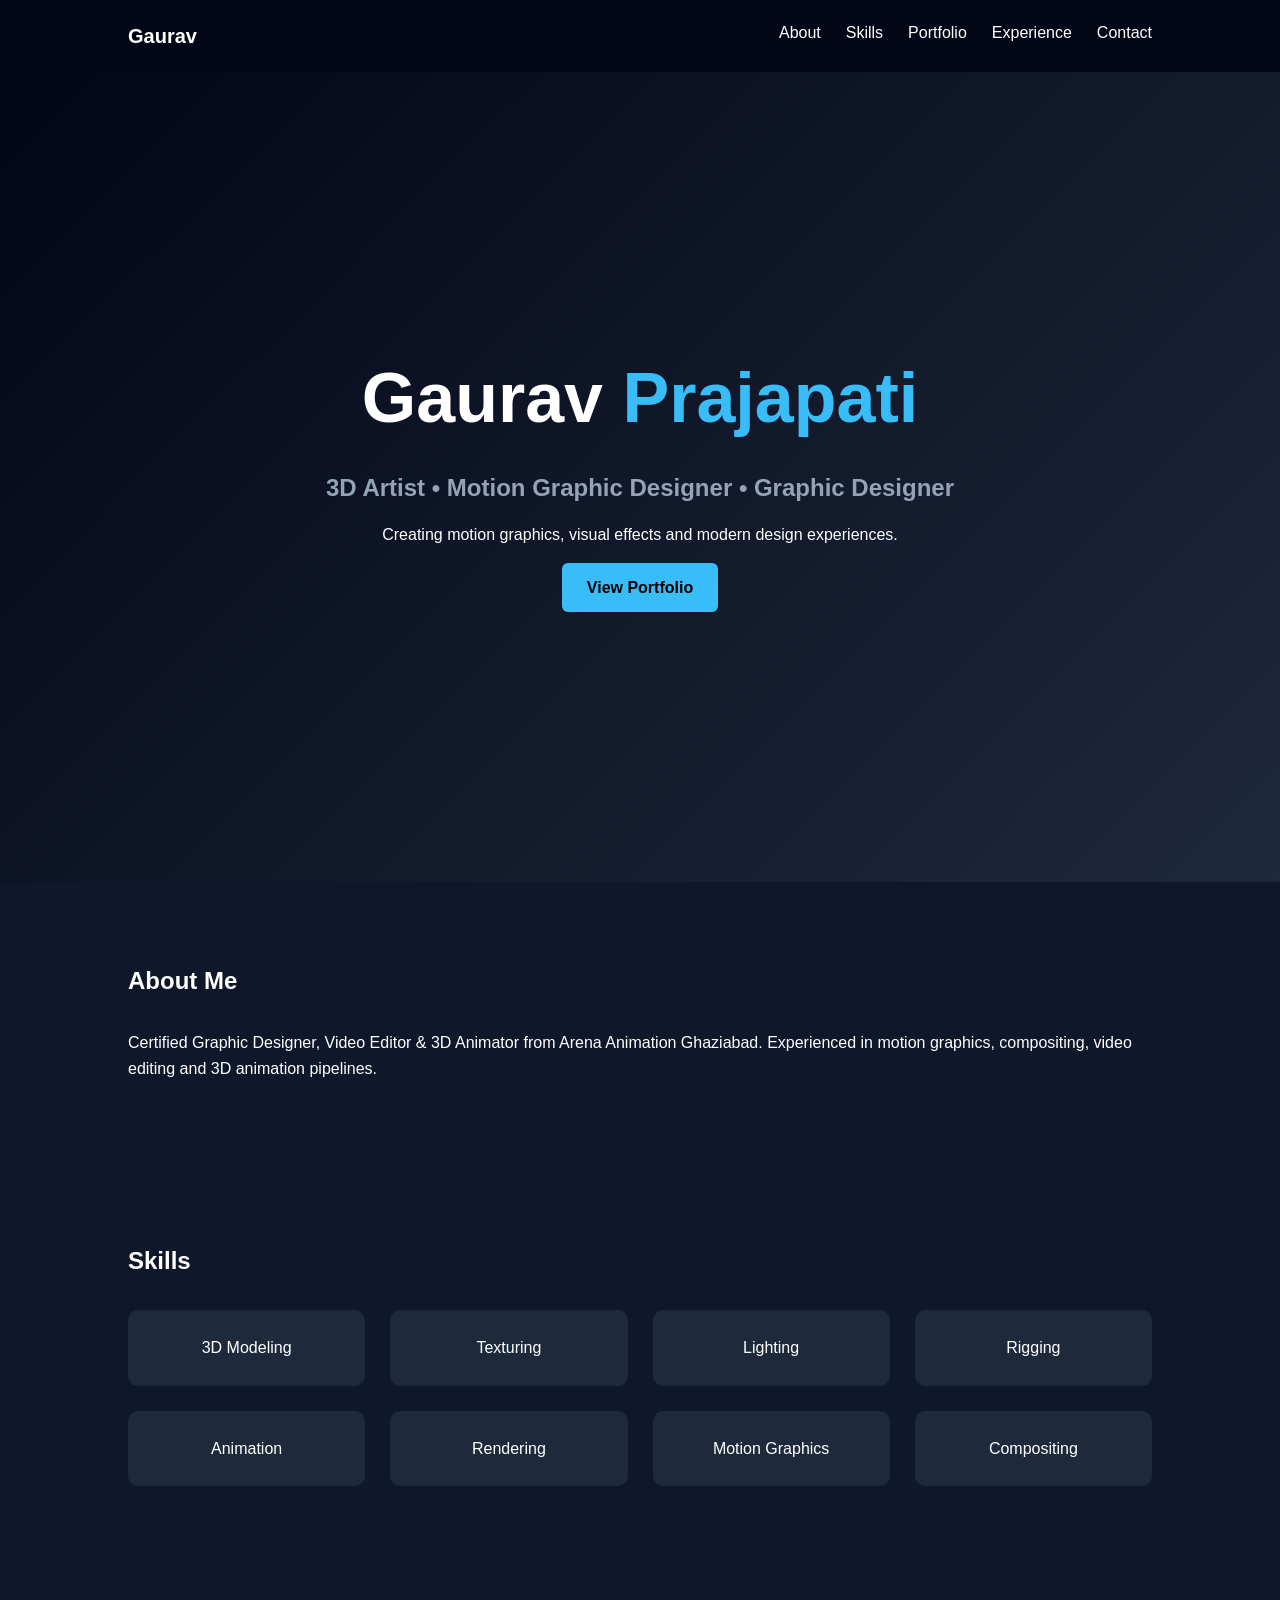
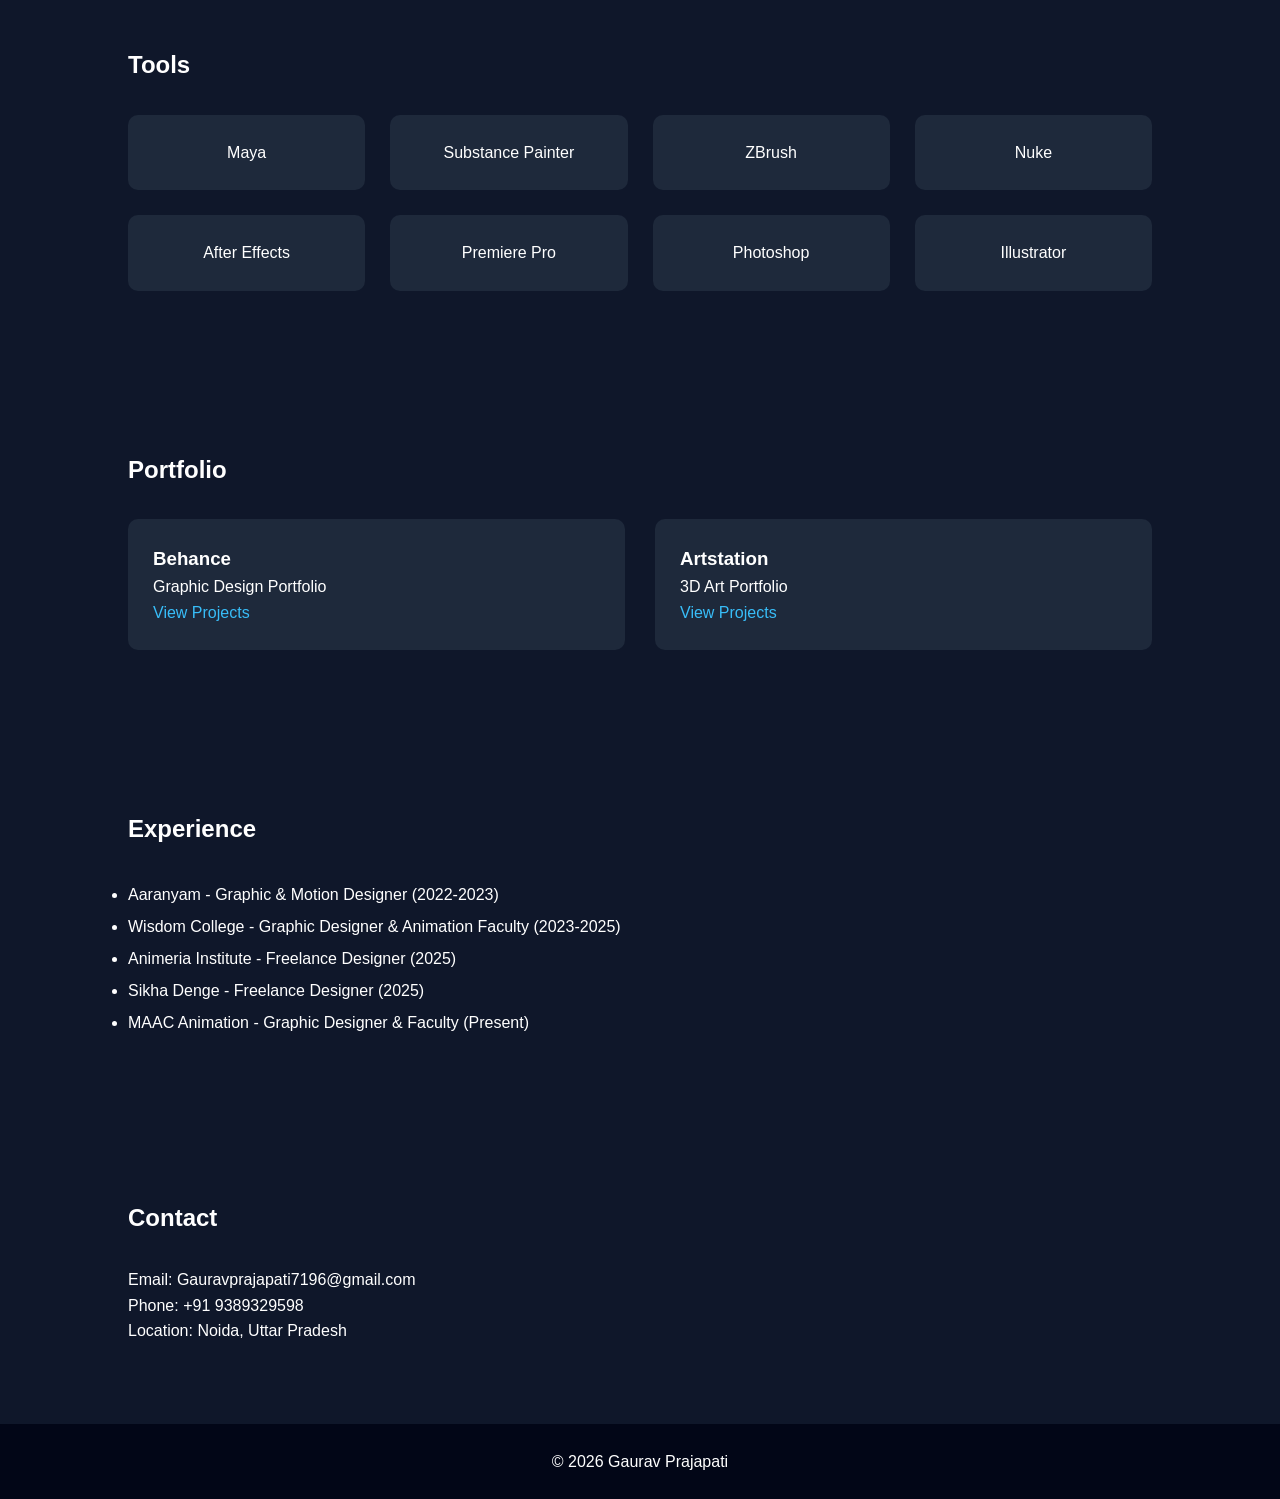
<file: OneDrive/Desktop/Infoysis Infobyte Internship/gaurav-portfolio/index.html>
<!DOCTYPE html>
<html lang="en">

<head>
  <meta charset="UTF-8">
  <meta name="viewport" content="width=device-width, initial-scale=1.0">
  <title>Gaurav Prajapati | Portfolio</title>
  <link rel="stylesheet" href="style.css">
</head>

<body>
  <nav class="navbar">
    <div class="logo">Gaurav</div>
    <ul>
      <li><a href="#about">About</a></li>
      <li><a href="#skills">Skills</a></li>
      <li><a href="#portfolio">Portfolio</a></li>
      <li><a href="#experience">Experience</a></li>
      <li><a href="#contact">Contact</a></li>
    </ul>
  </nav>

  <section class="hero">
    <h1>Gaurav <span>Prajapati</span></h1>
    <h2>3D Artist • Motion Graphic Designer • Graphic Designer</h2>
    <p>
      Creating motion graphics, visual effects and modern design experiences.
    </p>
    <a href="#portfolio" class="btn">View Portfolio</a>
  </section>

  <section id="about">
    <h2>About Me</h2>
    <p>
      Certified Graphic Designer, Video Editor & 3D Animator from Arena Animation Ghaziabad.
      Experienced in motion graphics, compositing, video editing and 3D animation pipelines.
    </p>
  </section>

  <section id="skills">
    <h2>Skills</h2>
    <div class="grid">
      <div class="card">3D Modeling</div>
      <div class="card">Texturing</div>
      <div class="card">Lighting</div>
      <div class="card">Rigging</div>
      <div class="card">Animation</div>
      <div class="card">Rendering</div>
      <div class="card">Motion Graphics</div>
      <div class="card">Compositing</div>
    </div>
  </section>

  <section>
    <h2>Tools</h2>
    <div class="grid">
      <div class="card">Maya</div>
      <div class="card">Substance Painter</div>
      <div class="card">ZBrush</div>
      <div class="card">Nuke</div>
      <div class="card">After Effects</div>
      <div class="card">Premiere Pro</div>
      <div class="card">Photoshop</div>
      <div class="card">Illustrator</div>
    </div>
  </section>

  <section id="portfolio">
    <h2>Portfolio</h2>
    <div class="projects">
      <div class="project">
        <h3>Behance</h3>
        <p>Graphic Design Portfolio</p>
        <a href="https://www.behance.net/Creativeartline" target="_blank" rel="noopener noreferrer">
          View Projects
        </a>
      </div>

      <div class="project">
        <h3>Artstation</h3>
        <p>3D Art Portfolio</p>
        <a href="https://www.artstation.com/gauravprajapati" target="_blank" rel="noopener noreferrer">
          View Projects
        </a>
      </div>
    </div>
  </section>

  <section id="experience">
    <h2>Experience</h2>
    <ul class="timeline">
      <li>Aaranyam - Graphic & Motion Designer (2022-2023)</li>
      <li>Wisdom College - Graphic Designer & Animation Faculty (2023-2025)</li>
      <li>Animeria Institute - Freelance Designer (2025)</li>
      <li>Sikha Denge - Freelance Designer (2025)</li>
      <li>MAAC Animation - Graphic Designer & Faculty (Present)</li>
    </ul>
  </section>

  <section id="contact">
    <h2>Contact</h2>
    <p>Email: Gauravprajapati7196@gmail.com</p>
    <p>Phone: +91 9389329598</p>
    <p>Location: Noida, Uttar Pradesh</p>
  </section>

  <footer>
    <p>&copy; 2026 Gaurav Prajapati</p>
  </footer>

  <script src="script.js"></script>
</body>

</html>
</file>
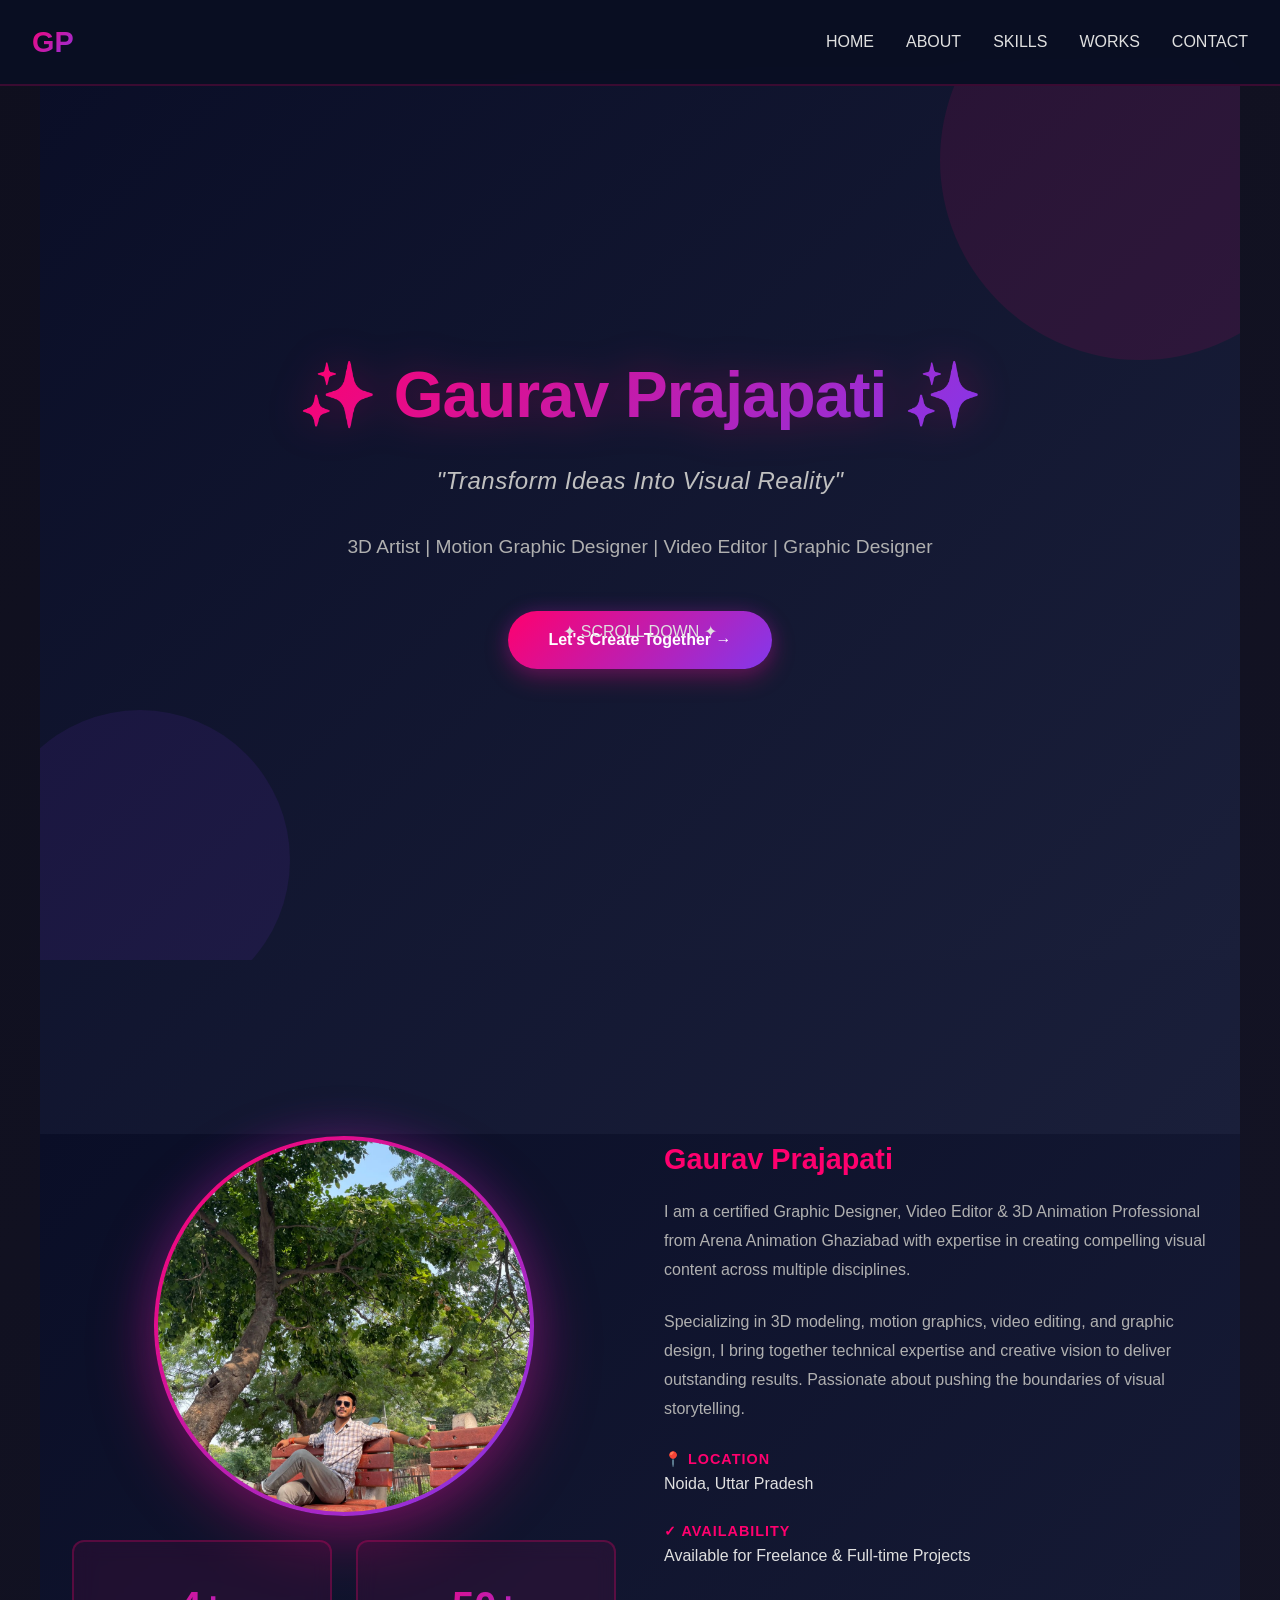
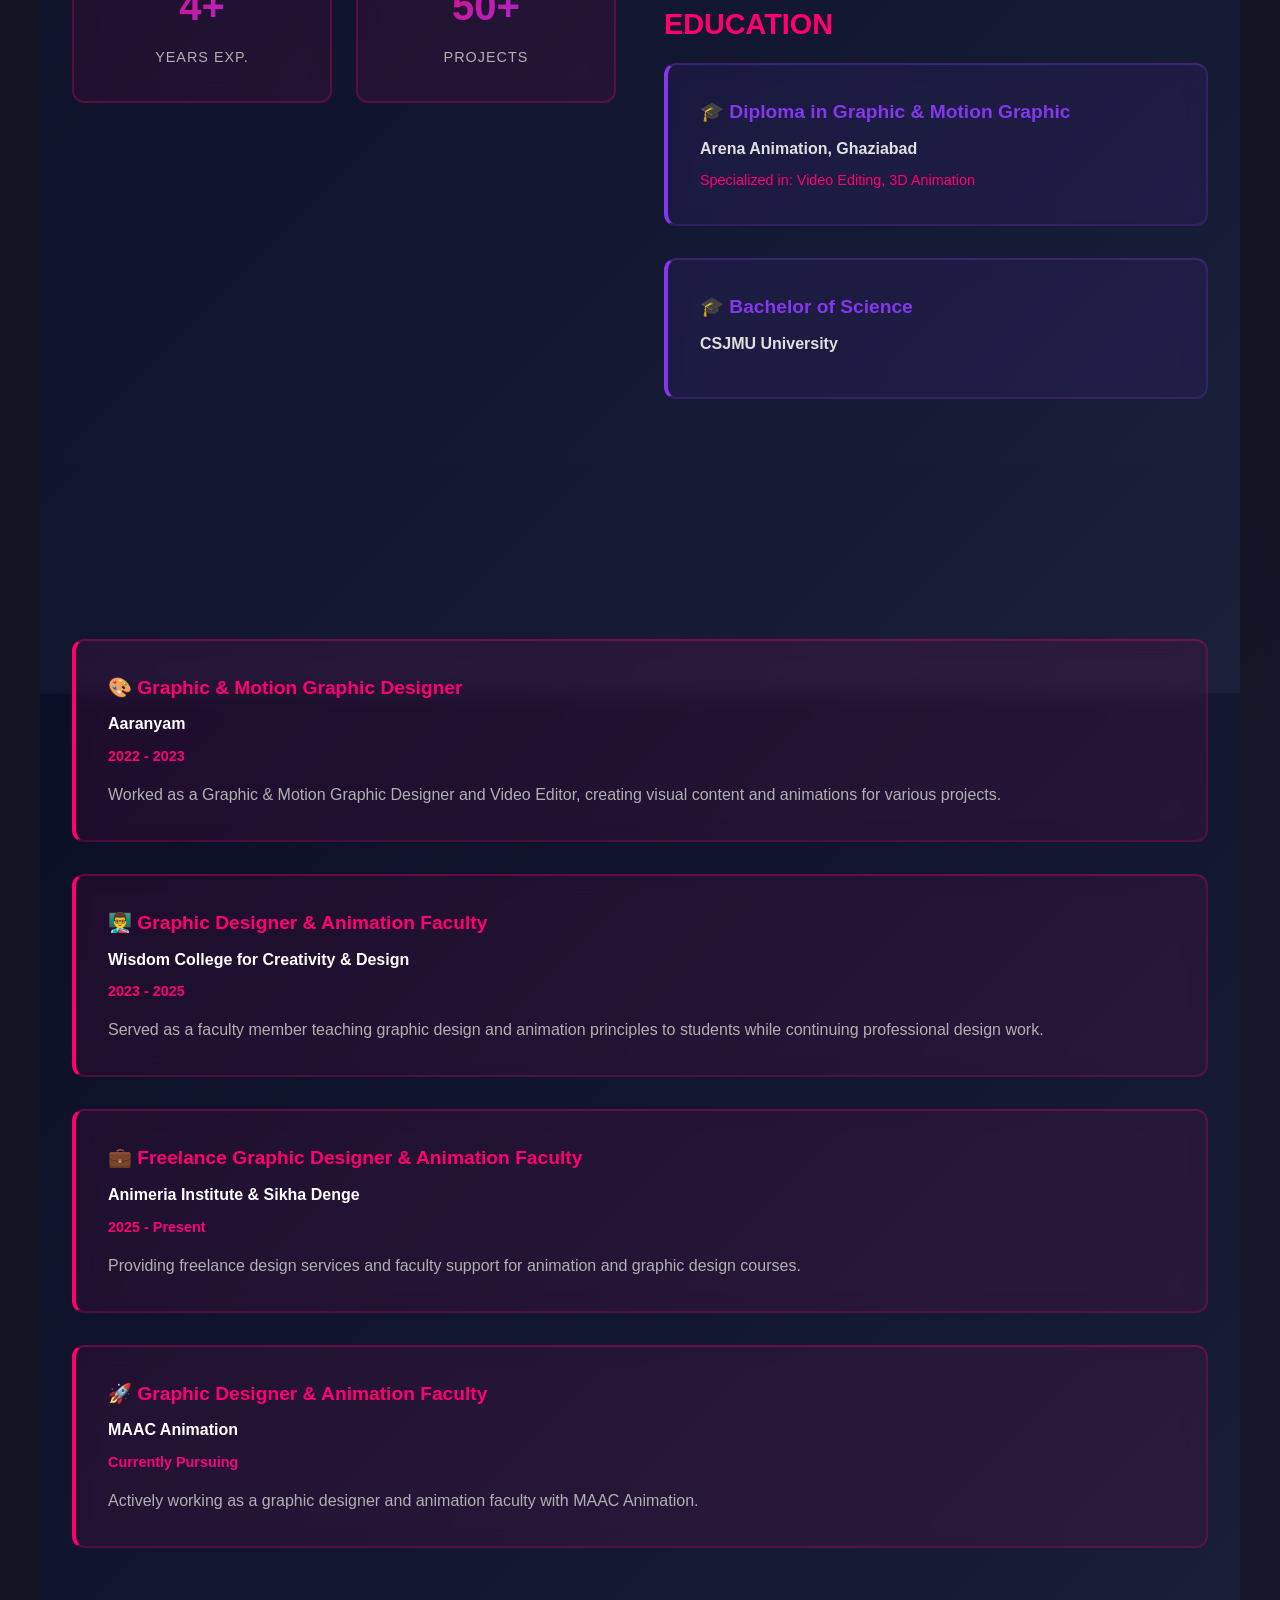
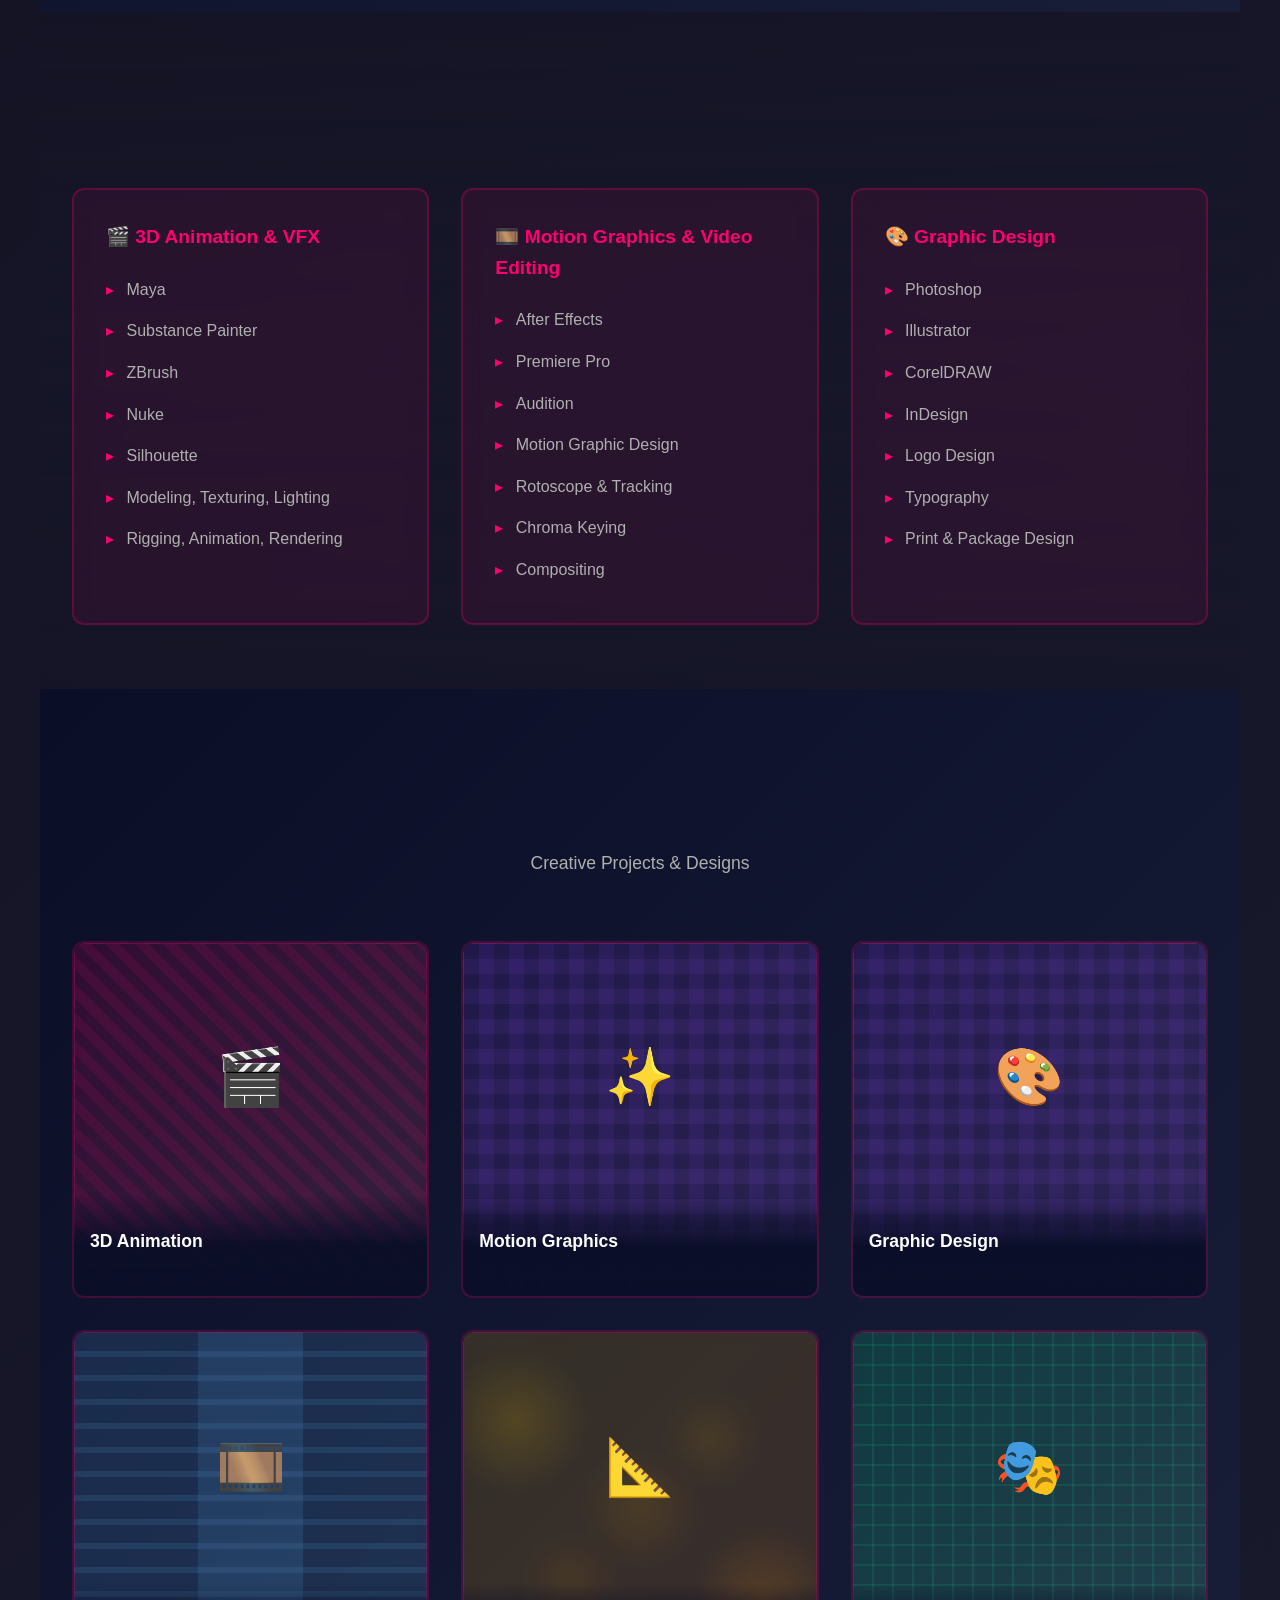
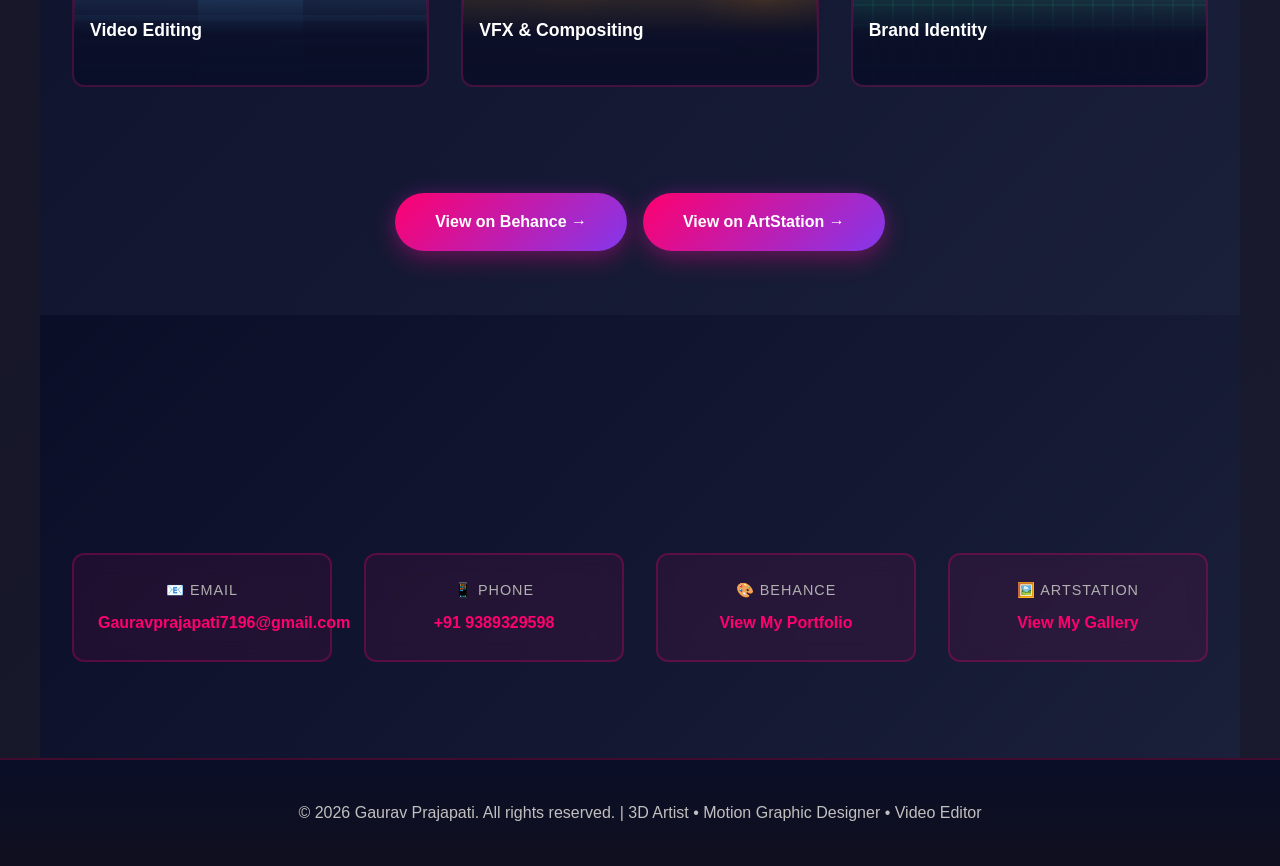
<file: OneDrive/Desktop/Infoysis Infobyte Internship/gaurav_portfolio.html>
<!DOCTYPE html>
<html lang="en">
<head>
    <meta charset="UTF-8">
    <meta name="viewport" content="width=device-width, initial-scale=1.0">
    <title>Gaurav Prajapati - 3D Artist & Motion Graphic Designer | Portfolio</title>
    <style>
        * {
            margin: 0;
            padding: 0;
            box-sizing: border-box;
        }

        body {
            font-family: 'Segoe UI', Tahoma, Geneva, Verdana, sans-serif;
            background: linear-gradient(135deg, #0f0f1e 0%, #1a1a2e 100%);
            color: #e0e0e0;
            line-height: 1.6;
            overflow-x: hidden;
        }

        /* Navbar */
        nav {
            position: fixed;
            top: 0;
            width: 100%;
            background: rgba(10, 15, 35, 0.98);
            backdrop-filter: blur(10px);
            padding: 1.2rem 2rem;
            display: flex;
            justify-content: space-between;
            align-items: center;
            z-index: 1000;
            border-bottom: 2px solid rgba(255, 0, 110, 0.2);
        }

        .logo {
            font-size: 1.8rem;
            font-weight: bold;
            background: linear-gradient(135deg, #ff006e 0%, #8338ec 100%);
            -webkit-background-clip: text;
            -webkit-text-fill-color: transparent;
            background-clip: text;
        }

        nav ul {
            display: flex;
            list-style: none;
            gap: 2rem;
        }

        nav a {
            color: #e0e0e0;
            text-decoration: none;
            transition: all 0.3s ease;
            font-weight: 500;
        }

        nav a:hover {
            color: #ff006e;
            text-shadow: 0 0 10px rgba(255, 0, 110, 0.6);
        }

        /* Hero Section */
        .hero {
            margin-top: 60px;
            min-height: 100vh;
            display: flex;
            align-items: center;
            justify-content: center;
            background: linear-gradient(135deg, #0a0e27 0%, #1a1f3a 100%);
            position: relative;
            overflow: hidden;
        }

        .hero::before {
            content: "";
            position: absolute;
            width: 400px;
            height: 400px;
            background: rgba(255, 0, 110, 0.1);
            border-radius: 50%;
            top: -100px;
            right: -100px;
            animation: float 6s ease-in-out infinite;
        }

        .hero::after {
            content: "";
            position: absolute;
            width: 300px;
            height: 300px;
            background: rgba(131, 56, 236, 0.1);
            border-radius: 50%;
            bottom: -50px;
            left: -50px;
            animation: float 8s ease-in-out infinite;
        }

        @keyframes float {
            0%, 100% { transform: translateY(0px); }
            50% { transform: translateY(-20px); }
        }

        .hero-content {
            text-align: center;
            z-index: 1;
            animation: fadeInUp 1s ease;
        }

        @keyframes fadeInUp {
            from {
                opacity: 0;
                transform: translateY(30px);
            }
            to {
                opacity: 1;
                transform: translateY(0);
            }
        }

        .hero h1 {
            font-size: 4rem;
            margin-bottom: 1rem;
            background: linear-gradient(135deg, #ff006e 0%, #8338ec 100%);
            -webkit-background-clip: text;
            -webkit-text-fill-color: transparent;
            background-clip: text;
            filter: drop-shadow(0 0 20px rgba(255, 0, 110, 0.3));
            letter-spacing: -1px;
        }

        .hero .tagline {
            font-size: 1.5rem;
            color: #c0c0c0;
            margin-bottom: 2rem;
            font-style: italic;
            font-weight: 300;
            letter-spacing: 0.5px;
        }

        .cta-button {
            display: inline-block;
            padding: 1rem 2.5rem;
            background: linear-gradient(135deg, #ff006e 0%, #8338ec 100%);
            color: white;
            text-decoration: none;
            border-radius: 50px;
            transition: all 0.3s ease;
            margin-top: 1rem;
            font-weight: 600;
            box-shadow: 0 8px 25px rgba(255, 0, 110, 0.3), 0 0 20px rgba(131, 56, 236, 0.2);
            border: none;
            cursor: pointer;
        }

        .cta-button:hover {
            transform: translateY(-3px) scale(1.05);
            box-shadow: 0 12px 35px rgba(255, 0, 110, 0.5), 0 0 30px rgba(131, 56, 236, 0.3);
        }

        .scroll-down {
            position: absolute;
            bottom: 2rem;
            left: 50%;
            transform: translateX(-50%);
            animation: bounce 2s infinite;
        }

        @keyframes bounce {
            0%, 100% { transform: translateX(-50%) translateY(0); }
            50% { transform: translateX(-50%) translateY(-10px); }
        }

        /* Section */
        section {
            padding: 4rem 2rem;
            max-width: 1200px;
            margin: 0 auto;
            background: linear-gradient(180deg, rgba(20, 20, 35, 0) 0%, rgba(25, 25, 45, 0.3) 50%, rgba(20, 20, 35, 0) 100%);
            position: relative;
        }

        section h2 {
            font-size: 2.5rem;
            margin-bottom: 3rem;
            text-align: center;
            background: linear-gradient(135deg, #ff006e 0%, #8338ec 100%);
            -webkit-background-clip: text;
            -webkit-text-fill-color: transparent;
            background-clip: text;
            letter-spacing: -0.5px;
            font-weight: 700;
            filter: drop-shadow(0 0 15px rgba(255, 0, 110, 0.2));
        }

        /* About Section */
        #about {
            background: linear-gradient(135deg, #0a0e27 0%, #1a1f3a 100%);
        }

        .about-container {
            display: grid;
            grid-template-columns: 1fr 1fr;
            gap: 3rem;
            align-items: flex-start;
        }

        .about-left {
            display: flex;
            flex-direction: column;
            align-items: center;
        }

        .about-content h3 {
            font-size: 1.8rem;
            margin-bottom: 1rem;
            color: #ff006e;
        }

        .about-content p {
            color: #b0b0b0;
            margin-bottom: 1.5rem;
            line-height: 1.8;
        }

        .info-item {
            margin-bottom: 1.5rem;
        }

        .info-label {
            color: #ff006e;
            font-weight: 600;
            font-size: 0.9rem;
            text-transform: uppercase;
            letter-spacing: 1px;
        }

        .info-value {
            color: #e0e0e0;
            font-size: 1rem;
        }

        /* Skills Section */
        .skills-container {
            display: grid;
            grid-template-columns: repeat(auto-fit, minmax(250px, 1fr));
            gap: 2rem;
        }

        .skill-category {
            background: rgba(255, 0, 110, 0.08);
            padding: 2rem;
            border-radius: 12px;
            border: 2px solid rgba(255, 0, 110, 0.25);
            transition: all 0.3s ease;
            backdrop-filter: blur(10px);
        }

        .skill-category:hover {
            background: rgba(255, 0, 110, 0.15);
            transform: translateY(-5px);
            box-shadow: 0 15px 40px rgba(255, 0, 110, 0.3), 0 0 20px rgba(131, 56, 236, 0.15);
            border-color: rgba(255, 0, 110, 0.5);
        }

        .skill-category h4 {
            color: #ff006e;
            margin-bottom: 1rem;
            font-size: 1.2rem;
        }

        .skill-list {
            list-style: none;
        }

        .skill-list li {
            padding: 0.5rem 0;
            color: #b0b0b0;
        }

        .skill-list li:before {
            content: "▸ ";
            color: #ff006e;
            margin-right: 0.5rem;
        }

        /* Experience Section */
        .experience-container {
            display: grid;
            gap: 2rem;
        }

        .experience-item {
            background: rgba(255, 0, 110, 0.08);
            padding: 2rem;
            border-radius: 12px;
            border-left: 4px solid #ff006e;
            border-top: 2px solid rgba(255, 0, 110, 0.3);
            border-right: 2px solid rgba(255, 0, 110, 0.2);
            border-bottom: 2px solid rgba(255, 0, 110, 0.2);
            transition: all 0.3s ease;
            backdrop-filter: blur(10px);
        }

        .experience-item:hover {
            background: rgba(255, 0, 110, 0.15);
            transform: translateX(5px);
            box-shadow: 0 15px 40px rgba(255, 0, 110, 0.25), 0 0 20px rgba(131, 56, 236, 0.15);
            border-left: 4px solid #ff006e;
            border-color: rgba(255, 0, 110, 0.5);
        }

        .experience-item h4 {
            color: #ff006e;
            font-size: 1.2rem;
            margin-bottom: 0.5rem;
        }

        .experience-item .company {
            color: #ffffff;
            font-weight: 600;
            margin-bottom: 0.5rem;
        }

        .experience-item .duration {
            background: linear-gradient(135deg, #ff006e 0%, #8338ec 100%);
            -webkit-background-clip: text;
            -webkit-text-fill-color: transparent;
            background-clip: text;
            font-size: 0.9rem;
            margin-bottom: 0.8rem;
            font-weight: 600;
        }

        .experience-item p {
            color: #b0b0b0;
            line-height: 1.7;
        }

        /* Education Section */
        .education-container {
            display: grid;
            gap: 2rem;
        }

        .education-item {
            background: rgba(131, 56, 236, 0.08);
            padding: 2rem;
            border-radius: 12px;
            border-left: 4px solid #8338ec;
            border-top: 2px solid rgba(131, 56, 236, 0.3);
            border-right: 2px solid rgba(131, 56, 236, 0.2);
            border-bottom: 2px solid rgba(131, 56, 236, 0.2);
            transition: all 0.3s ease;
            backdrop-filter: blur(10px);
        }

        .education-item:hover {
            background: rgba(131, 56, 236, 0.15);
            transform: translateY(-5px);
            box-shadow: 0 15px 40px rgba(131, 56, 236, 0.25), 0 0 20px rgba(255, 0, 110, 0.15);
        }

        .education-item h4 {
            color: #8338ec;
            font-size: 1.2rem;
            margin-bottom: 0.5rem;
        }

        .education-item .institution {
            color: #e0e0e0;
            font-weight: 600;
            margin-bottom: 0.5rem;
        }

        .education-item .year {
            color: #ff006e;
            font-size: 0.9rem;
        }

        /* Contact Section */
        #contact {
            background: linear-gradient(135deg, #0a0e27 0%, #1a1f3a 100%);
            text-align: center;
        }

        .contact-info {
            display: grid;
            grid-template-columns: repeat(auto-fit, minmax(200px, 1fr));
            gap: 2rem;
            margin: 2rem 0;
        }

        .contact-item {
            padding: 1.5rem;
            background: rgba(255, 0, 110, 0.08);
            border-radius: 12px;
            border: 2px solid rgba(255, 0, 110, 0.25);
            transition: all 0.3s ease;
            backdrop-filter: blur(10px);
        }

        .contact-item:hover {
            background: rgba(255, 0, 110, 0.15);
            transform: translateY(-5px);
            box-shadow: 0 15px 40px rgba(255, 0, 110, 0.3), 0 0 20px rgba(131, 56, 236, 0.15);
            border-color: rgba(255, 0, 110, 0.5);
        }

        .contact-item a {
            color: #ff006e;
            text-decoration: none;
            font-weight: 600;
            transition: all 0.3s ease;
        }

        .contact-item a:hover {
            color: #8338ec;
        }

        .contact-label {
            color: #b0b0b0;
            font-size: 0.9rem;
            margin-bottom: 0.5rem;
            text-transform: uppercase;
            letter-spacing: 1px;
        }

        /* Footer */
        footer {
            background: linear-gradient(180deg, rgba(10, 14, 39, 0.95) 0%, rgba(15, 15, 30, 0.95) 100%);
            text-align: center;
            padding: 2.5rem 2rem;
            border-top: 2px solid rgba(255, 0, 110, 0.2);
            color: #c0c0c0;
        }

        /* Profile Image */
        .profile-image {
            width: 380px;
            height: 380px;
            border-radius: 50%;
            background: linear-gradient(135deg, #ff006e 0%, #8338ec 100%);
            padding: 4px;
            display: flex;
            align-items: center;
            justify-content: center;
            margin: 0 auto 1.5rem;
            box-shadow: 0 20px 65px rgba(255, 0, 110, 0.35), 0 0 50px rgba(131, 56, 236, 0.25);
            animation: scaleIn 0.8s ease;
        }

        .profile-image img {
            width: 100%;
            height: 100%;
            border-radius: 50%;
            object-fit: cover;
        }

        @keyframes scaleIn {
            from {
                opacity: 0;
                transform: scale(0.8);
            }
            to {
                opacity: 1;
                transform: scale(1);
            }
        }

        .stat-boxes-row {
            display: grid;
            grid-template-columns: 1fr 1fr;
            gap: 1.5rem;
            width: 100%;
        }

        /* Portfolio Section */
        .portfolio-grid {
            display: grid;
            grid-template-columns: repeat(auto-fit, minmax(280px, 1fr));
            gap: 2rem;
            margin-top: 2rem;
        }

        .portfolio-item {
            position: relative;
            overflow: hidden;
            border-radius: 12px;
            aspect-ratio: 1;
            cursor: pointer;
            group: "portfolio";
            border: 2px solid rgba(255, 0, 110, 0.2);
            transition: all 0.3s ease;
        }

        .portfolio-item-bg {
            width: 100%;
            height: 100%;
            background: linear-gradient(135deg, rgba(255, 0, 110, 0.2), rgba(131, 56, 236, 0.2));
            display: flex;
            align-items: center;
            justify-content: center;
            font-size: 3rem;
            transition: all 0.3s ease;
            border: 1px solid rgba(255, 0, 110, 0.25);
            backdrop-filter: blur(5px);
        }

        .portfolio-item:hover {
            border-color: rgba(255, 0, 110, 0.5);
            box-shadow: 0 15px 40px rgba(255, 0, 110, 0.25), 0 0 20px rgba(131, 56, 236, 0.15);
        }

        .portfolio-item:hover .portfolio-item-bg {
            background: linear-gradient(135deg, rgba(255, 0, 110, 0.4), rgba(131, 56, 236, 0.4));
            transform: scale(1.08);
        }

        .portfolio-label {
            position: absolute;
            bottom: 0;
            left: 0;
            right: 0;
            background: linear-gradient(180deg, transparent 0%, rgba(10, 14, 39, 0.95) 50%, rgba(10, 14, 39, 0.98) 100%);
            padding: 2rem 1rem 1rem;
            color: white;
            font-weight: 600;
            font-size: 1.1rem;
            transform: translateY(0);
            transition: all 0.3s ease;
        }

        .portfolio-item:hover .portfolio-label {
            background: linear-gradient(180deg, transparent 0%, rgba(10, 14, 39, 0.99) 50%, rgb(10, 14, 39) 100%);
        }

        .portfolio-subcategory {
            font-size: 0.8rem;
            color: #b0b0b0;
            margin-top: 0.3rem;
            opacity: 0;
            transition: all 0.3s ease;
        }

        .portfolio-item:hover .portfolio-subcategory {
            opacity: 1;
            color: #ff006e;
        }

        /* Category-specific colors */
        /* Category-specific animated backgrounds */
        .portfolio-item.cat-animation .portfolio-item-bg {
            background: linear-gradient(135deg, rgba(255, 0, 110, 0.15), rgba(255, 100, 150, 0.15)),
                        repeating-linear-gradient(45deg, transparent, transparent 10px, rgba(255, 0, 110, 0.1) 10px, rgba(255, 0, 110, 0.1) 20px);
        }

        .portfolio-item.cat-animation:hover .portfolio-item-bg {
            background: linear-gradient(135deg, rgba(255, 0, 110, 0.4), rgba(255, 100, 150, 0.4)),
                        repeating-linear-gradient(45deg, transparent, transparent 10px, rgba(255, 0, 110, 0.2) 10px, rgba(255, 0, 110, 0.2) 20px);
        }

        /* Motion Graphics - Smooth waves */
        .portfolio-item.cat-graphics .portfolio-item-bg {
            background: linear-gradient(135deg, rgba(131, 56, 236, 0.15), rgba(166, 100, 255, 0.15)),
                        repeating-linear-gradient(90deg, transparent, transparent 15px, rgba(131, 56, 236, 0.1) 15px, rgba(131, 56, 236, 0.1) 30px),
                        repeating-linear-gradient(180deg, transparent, transparent 15px, rgba(166, 100, 255, 0.08) 15px, rgba(166, 100, 255, 0.08) 30px);
        }

        .portfolio-item.cat-graphics:hover .portfolio-item-bg {
            background: linear-gradient(135deg, rgba(131, 56, 236, 0.4), rgba(166, 100, 255, 0.4)),
                        repeating-linear-gradient(90deg, transparent, transparent 15px, rgba(131, 56, 236, 0.2) 15px, rgba(131, 56, 236, 0.2) 30px),
                        repeating-linear-gradient(180deg, transparent, transparent 15px, rgba(166, 100, 255, 0.15) 15px, rgba(166, 100, 255, 0.15) 30px);
        }

        /* Video Editing - Film strips */
        .portfolio-item.cat-video .portfolio-item-bg {
            background: linear-gradient(135deg, rgba(93, 180, 255, 0.15), rgba(100, 200, 255, 0.15)),
                        linear-gradient(90deg, transparent 35%, rgba(93, 180, 255, 0.12) 35%, rgba(93, 180, 255, 0.12) 65%, transparent 65%),
                        repeating-linear-gradient(180deg, transparent, transparent 18px, rgba(93, 180, 255, 0.12) 18px, rgba(93, 180, 255, 0.12) 24px);
        }

        .portfolio-item.cat-video:hover .portfolio-item-bg {
            background: linear-gradient(135deg, rgba(93, 180, 255, 0.4), rgba(100, 200, 255, 0.4)),
                        linear-gradient(90deg, transparent 35%, rgba(93, 180, 255, 0.25) 35%, rgba(93, 180, 255, 0.25) 65%, transparent 65%),
                        repeating-linear-gradient(180deg, transparent, transparent 18px, rgba(93, 180, 255, 0.22) 18px, rgba(93, 180, 255, 0.22) 24px);
        }

        /* VFX - Particle effects */
        .portfolio-item.cat-vfx .portfolio-item-bg {
            background: linear-gradient(135deg, rgba(255, 200, 0, 0.15), rgba(255, 150, 0, 0.15)),
                        radial-gradient(circle at 15% 25%, rgba(255, 200, 0, 0.15) 0%, transparent 18%),
                        radial-gradient(circle at 85% 75%, rgba(255, 150, 0, 0.15) 0%, transparent 18%),
                        radial-gradient(circle at 50% 50%, rgba(255, 175, 0, 0.1) 0%, transparent 25%),
                        radial-gradient(circle at 30% 70%, rgba(255, 150, 0, 0.08) 0%, transparent 15%),
                        radial-gradient(circle at 70% 30%, rgba(255, 200, 0, 0.08) 0%, transparent 15%);
        }

        .portfolio-item.cat-vfx:hover .portfolio-item-bg {
            background: linear-gradient(135deg, rgba(255, 200, 0, 0.4), rgba(255, 150, 0, 0.4)),
                        radial-gradient(circle at 15% 25%, rgba(255, 200, 0, 0.3) 0%, transparent 18%),
                        radial-gradient(circle at 85% 75%, rgba(255, 150, 0, 0.3) 0%, transparent 18%),
                        radial-gradient(circle at 50% 50%, rgba(255, 175, 0, 0.2) 0%, transparent 25%),
                        radial-gradient(circle at 30% 70%, rgba(255, 150, 0, 0.15) 0%, transparent 15%),
                        radial-gradient(circle at 70% 30%, rgba(255, 200, 0, 0.15) 0%, transparent 15%);
        }

        /* Brand Identity - Grid/geometric */
        .portfolio-item.cat-brand .portfolio-item-bg {
            background: linear-gradient(135deg, rgba(0, 255, 150, 0.15), rgba(100, 255, 200, 0.15)),
                        repeating-linear-gradient(0deg, transparent, transparent 18px, rgba(0, 255, 150, 0.1) 18px, rgba(0, 255, 150, 0.1) 20px),
                        repeating-linear-gradient(90deg, transparent, transparent 18px, rgba(0, 255, 150, 0.1) 18px, rgba(0, 255, 150, 0.1) 20px);
        }

        .portfolio-item.cat-brand:hover .portfolio-item-bg {
            background: linear-gradient(135deg, rgba(0, 255, 150, 0.4), rgba(100, 255, 200, 0.4)),
                        repeating-linear-gradient(0deg, transparent, transparent 18px, rgba(0, 255, 150, 0.18) 18px, rgba(0, 255, 150, 0.18) 20px),
                        repeating-linear-gradient(90deg, transparent, transparent 18px, rgba(0, 255, 150, 0.18) 18px, rgba(0, 255, 150, 0.18) 20px);
        }

        .portfolio-description {
            position: absolute;
            top: 50%;
            left: 50%;
            transform: translate(-50%, -50%);
            text-align: center;
            pointer-events: none;
        }

        .portfolio-icon {
            font-size: 3.5rem;
            margin-bottom: 0.5rem;
            display: block;
        }

        .portfolio-title {
            font-size: 1rem;
            font-weight: 600;
            color: white;
            opacity: 0;
            transition: all 0.3s ease;
        }

        .portfolio-item:hover .portfolio-title {
            opacity: 1;
        }

        /* Stats Section */
        .stats-container {
            display: grid;
            grid-template-columns: repeat(auto-fit, minmax(150px, 1fr));
            gap: 2rem;
            margin: 2rem 0;
        }

        .stat-box {
            text-align: center;
            padding: 2rem;
            background: rgba(255, 0, 110, 0.08);
            border-radius: 12px;
            border: 2px solid rgba(255, 0, 110, 0.25);
            transition: all 0.3s ease;
            backdrop-filter: blur(10px);
        }

        .stat-box:hover {
            background: rgba(255, 0, 110, 0.15);
            transform: translateY(-5px);
            box-shadow: 0 15px 40px rgba(255, 0, 110, 0.25), 0 0 20px rgba(131, 56, 236, 0.15);
            border-color: rgba(255, 0, 110, 0.5);
        }

        .stat-number {
            font-size: 2.5rem;
            background: linear-gradient(135deg, #ff006e 0%, #8338ec 100%);
            -webkit-background-clip: text;
            -webkit-text-fill-color: transparent;
            background-clip: text;
            font-weight: bold;
            margin-bottom: 0.5rem;
        }

        .stat-label {
            color: #b0b0b0;
            font-size: 0.9rem;
            text-transform: uppercase;
            letter-spacing: 1px;
        }

        /* Responsive */
        @media (max-width: 768px) {
            nav ul {
                gap: 1rem;
                font-size: 0.9rem;
            }

            .hero h1 {
                font-size: 2.5rem;
            }

            .hero .tagline {
                font-size: 1.2rem;
            }

            .about-container {
                grid-template-columns: 1fr;
            }

            .skills-container {
                grid-template-columns: 1fr;
            }

            .profile-image {
                width: 200px;
                height: 200px;
            }

            section h2 {
                font-size: 2rem;
            }
        }

        /* Scroll Animations */
        .scroll-animate {
            opacity: 0;
            transform: translateY(50px);
            transition: all 0.8s cubic-bezier(0.25, 0.46, 0.45, 0.94);
        }

        .scroll-animate.visible {
            opacity: 1;
            transform: translateY(0);
        }

        .scroll-animate-left {
            opacity: 0;
            transform: translateX(-50px);
            transition: all 0.8s cubic-bezier(0.25, 0.46, 0.45, 0.94);
        }

        .scroll-animate-left.visible {
            opacity: 1;
            transform: translateX(0);
        }

        .scroll-animate-right {
            opacity: 0;
            transform: translateX(50px);
            transition: all 0.8s cubic-bezier(0.25, 0.46, 0.45, 0.94);
        }

        .scroll-animate-right.visible {
            opacity: 1;
            transform: translateX(0);
        }

        .scroll-animate-up {
            opacity: 0;
            transform: translateY(100px);
            transition: all 0.8s cubic-bezier(0.25, 0.46, 0.45, 0.94);
        }

        .scroll-animate-up.visible {
            opacity: 1;
            transform: translateY(0);
        }

        .scroll-scale {
            opacity: 0;
            transform: scale(0.9);
            transition: all 0.8s cubic-bezier(0.25, 0.46, 0.45, 0.94);
        }

        .scroll-scale.visible {
            opacity: 1;
            transform: scale(1);
        }

        /* Word Split Animation */
        .word-split span {
            display: inline-block;
            opacity: 0;
            animation: wordReveal 0.6s ease forwards;
            margin-right: 0.1em;
        }

        @keyframes wordReveal {
            from {
                opacity: 0;
                transform: translateY(30px);
            }
            to {
                opacity: 1;
                transform: translateY(0);
            }
        }

        /* Line Draw Animation */
        .line-draw {
            position: relative;
            overflow: hidden;
        }

        .line-draw::after {
            content: '';
            position: absolute;
            bottom: 0;
            left: 0;
            width: 100%;
            height: 3px;
            background: linear-gradient(90deg, #ff006e, #8338ec);
            animation: lineDrawOut 0.8s ease forwards;
        }

        @keyframes lineDrawOut {
            from {
                width: 0;
            }
            to {
                width: 100%;
            }
        }

        /* Stagger Animation */
        [data-stagger] {
            opacity: 0;
            transform: translateY(20px);
        }

        [data-stagger].visible {
            opacity: 1;
            transform: translateY(0);
            transition: all 0.6s ease;
        }

        /* Different delays for stagger effect */
        [data-stagger="1"] { transition-delay: 0.1s; }
        [data-stagger="2"] { transition-delay: 0.2s; }
        [data-stagger="3"] { transition-delay: 0.3s; }
        [data-stagger="4"] { transition-delay: 0.4s; }
        [data-stagger="5"] { transition-delay: 0.5s; }
        [data-stagger="6"] { transition-delay: 0.6s; }

        /* Blur fade animation */
        .blur-fade {
            opacity: 0;
            filter: blur(10px);
            transition: all 1s ease 0.3s;
        }

        .blur-fade.visible {
            opacity: 1;
            filter: blur(0);
        }

        /* Pop Out Hover Effects */
        h1, h2, h3, h4, p, a, li, .contact-label {
            transition: all 0.3s cubic-bezier(0.34, 1.56, 0.64, 1);
        }

        h3:hover {
            transform: scale(1.05);
        }

        p:hover {
            transform: translateY(-2px);
            color: #ff006e;
        }

        a:not(.cta-button):hover {
            transform: scale(1.08);
        }

        li:hover {
            transform: scale(1.08) translateX(5px);
        }

        .contact-label:hover {
            transform: scale(1.1);
            letter-spacing: 1px;
        }

        /* Enhanced CTA Button Pop */
        .cta-button {
            cursor: pointer;
            position: relative;
            overflow: hidden;
        }

        .cta-button:hover {
            transform: translateY(-5px) scale(1.08) !important;
            box-shadow: 0 20px 50px rgba(255, 0, 110, 0.6) !important;
            letter-spacing: 1px;
        }

        .cta-button:active {
            transform: translateY(-2px) scale(1.05) !important;
        }

        /* Card pop effects */
        .skill-category:hover,
        .experience-item:hover,
        .portfolio-item:hover,
        .contact-item:hover,
        .stat-box:hover,
        .education-item:hover {
            transform: translateY(-12px) scale(1.05) !important;
            box-shadow: 0 30px 60px rgba(255, 0, 110, 0.4) !important;
        }

        /* Profile image pop */
        .profile-image:hover {
            transform: scale(1.08) !important;
            box-shadow: 0 40px 80px rgba(255, 0, 110, 0.5) !important;
        }

        /* Text selection pop effect */
        ::selection {
            background: rgba(255, 0, 110, 0.3);
            color: #ff006e;
        }
    </style>
</head>
<body>
    <!-- Navigation -->
    <nav>
        <div class="logo">GP</div>
        <ul>
            <li><a href="#hero">HOME</a></li>
            <li><a href="#about">ABOUT</a></li>
            <li><a href="#skills">SKILLS</a></li>
            <li><a href="#works">WORKS</a></li>
            <li><a href="#contact">CONTACT</a></li>
        </ul>
    </nav>

    <!-- Hero Section -->
    <section id="hero" class="hero">
        <div class="hero-content">
            <h1>✨ Gaurav Prajapati ✨</h1>
            <p class="tagline">"Transform Ideas Into Visual Reality"</p>
            <p style="font-size: 1.2rem; color: #b0b0b0; margin-bottom: 2rem;">3D Artist | Motion Graphic Designer | Video Editor | Graphic Designer</p>
            <a href="#contact" class="cta-button">Let's Create Together →</a>
            <div class="scroll-down">✦ SCROLL DOWN ✦</div>
        </div>
    </section>

    <!-- About Section -->
    <section id="about">
        <h2>ABOUT ME</h2>
        <div class="about-container">
            <div class="about-left">
                <div class="profile-image scroll-scale">
                    <img src="gaurav_profile.jpg" alt="Gaurav Prajapati">
                </div>
                <div class="stat-boxes-row">
                    <div class="stat-box scroll-animate">
                        <div class="stat-number">4+</div>
                        <div class="stat-label">Years Exp.</div>
                    </div>
                    <div class="stat-box scroll-animate">
                        <div class="stat-number">50+</div>
                        <div class="stat-label">Projects</div>
                    </div>
                </div>
            </div>

            <div class="about-content scroll-animate-right">
                <h3>Gaurav Prajapati</h3>
                <p>I am a certified Graphic Designer, Video Editor & 3D Animation Professional from Arena Animation Ghaziabad with expertise in creating compelling visual content across multiple disciplines.</p>
                <p>Specializing in 3D modeling, motion graphics, video editing, and graphic design, I bring together technical expertise and creative vision to deliver outstanding results. Passionate about pushing the boundaries of visual storytelling.</p>
                
                <div class="info-item" data-stagger="1">
                    <div class="info-label">📍 Location</div>
                    <div class="info-value">Noida, Uttar Pradesh</div>
                </div>
                
                <div class="info-item" data-stagger="2">
                    <div class="info-label">✓ Availability</div>
                    <div class="info-value">Available for Freelance & Full-time Projects</div>
                </div>

                <div style="margin-top: 2rem;">
                    <h3 style="color: #ff006e; margin-bottom: 1rem;">EDUCATION</h3>
                    <div class="education-container">
                        <div class="education-item scroll-animate-left" data-stagger="1">
                            <h4>🎓 Diploma in Graphic & Motion Graphic</h4>
                            <div class="institution">Arena Animation, Ghaziabad</div>
                            <div class="year">Specialized in: Video Editing, 3D Animation</div>
                        </div>
                        <div class="education-item scroll-animate-left" data-stagger="2">
                            <h4>🎓 Bachelor of Science</h4>
                            <div class="institution">CSJMU University</div>
                        </div>
                    </div>
                </div>
            </div>
        </div>
    </section>

    <!-- Experience Section -->
    <section id="experience" style="background: linear-gradient(135deg, #0a0e27 0%, #1a1f3a 100%);">
        <h2>WORK EXPERIENCE</h2>
        <div class="experience-container">
            <div class="experience-item scroll-animate-left" style="animation-delay: 0.1s;">
                <h4>🎨 Graphic & Motion Graphic Designer</h4>
                <div class="company">Aaranyam</div>
                <div class="duration">2022 - 2023</div>
                <p>Worked as a Graphic & Motion Graphic Designer and Video Editor, creating visual content and animations for various projects.</p>
            </div>

            <div class="experience-item scroll-animate-left" style="animation-delay: 0.2s;">
                <h4>👨‍🏫 Graphic Designer & Animation Faculty</h4>
                <div class="company">Wisdom College for Creativity & Design</div>
                <div class="duration">2023 - 2025</div>
                <p>Served as a faculty member teaching graphic design and animation principles to students while continuing professional design work.</p>
            </div>

            <div class="experience-item scroll-animate-left" style="animation-delay: 0.3s;">
                <h4>💼 Freelance Graphic Designer & Animation Faculty</h4>
                <div class="company">Animeria Institute & Sikha Denge</div>
                <div class="duration">2025 - Present</div>
                <p>Providing freelance design services and faculty support for animation and graphic design courses.</p>
            </div>

            <div class="experience-item scroll-animate-left" style="animation-delay: 0.4s;">
                <h4>🚀 Graphic Designer & Animation Faculty</h4>
                <div class="company">MAAC Animation</div>
                <div class="duration">Currently Pursuing</div>
                <p>Actively working as a graphic designer and animation faculty with MAAC Animation.</p>
            </div>
        </div>
    </section>

    <!-- Skills Section -->
    <section id="skills">
        <h2>SKILLS & EXPERTISE</h2>
        <div class="skills-container">
            <div class="skill-category scroll-animate" style="animation-delay: 0.1s;">
                <h4>🎬 3D Animation & VFX</h4>
                <ul class="skill-list">
                    <li data-stagger="1">Maya</li>
                    <li data-stagger="2">Substance Painter</li>
                    <li data-stagger="3">ZBrush</li>
                    <li data-stagger="4">Nuke</li>
                    <li data-stagger="5">Silhouette</li>
                    <li data-stagger="6">Modeling, Texturing, Lighting</li>
                    <li>Rigging, Animation, Rendering</li>
                </ul>
            </div>

            <div class="skill-category scroll-animate" style="animation-delay: 0.2s;">
                <h4>🎞️ Motion Graphics & Video Editing</h4>
                <ul class="skill-list">
                    <li data-stagger="1">After Effects</li>
                    <li data-stagger="2">Premiere Pro</li>
                    <li data-stagger="3">Audition</li>
                    <li data-stagger="4">Motion Graphic Design</li>
                    <li data-stagger="5">Rotoscope & Tracking</li>
                    <li data-stagger="6">Chroma Keying</li>
                    <li>Compositing</li>
                </ul>
            </div>

            <div class="skill-category scroll-animate" style="animation-delay: 0.3s;">
                <h4>🎨 Graphic Design</h4>
                <ul class="skill-list">
                    <li data-stagger="1">Photoshop</li>
                    <li data-stagger="2">Illustrator</li>
                    <li data-stagger="3">CorelDRAW</li>
                    <li data-stagger="4">InDesign</li>
                    <li data-stagger="5">Logo Design</li>
                    <li data-stagger="6">Typography</li>
                    <li>Print & Package Design</li>
                </ul>
            </div>
        </div>
    </section>

    <!-- Portfolio/Works Section -->
    <section id="works" style="background: linear-gradient(135deg, #0a0e27 0%, #1a1f3a 100%);">
        <div style="text-align: center; margin-bottom: 4rem;">
            <h2>WORKS</h2>
            <p style="color: #b0b0b0; font-size: 1.1rem; margin-top: -1rem;">Creative Projects & Designs</p>
        </div>
        <div class="portfolio-grid">
            <div class="portfolio-item cat-animation scroll-animate" style="animation-delay: 0.1s;">
                <div class="portfolio-item-bg">
                    <div class="portfolio-description">
                        <span class="portfolio-icon">🎬</span>
                        <span class="portfolio-title">3D Animation</span>
                    </div>
                </div>
                <div class="portfolio-label">
                    3D Animation
                    <div class="portfolio-subcategory">Modeling & Rigging</div>
                </div>
            </div>
            <div class="portfolio-item cat-graphics scroll-animate" style="animation-delay: 0.2s;">
                <div class="portfolio-item-bg">
                    <div class="portfolio-description">
                        <span class="portfolio-icon">✨</span>
                        <span class="portfolio-title">Motion Graphics</span>
                    </div>
                </div>
                <div class="portfolio-label">
                    Motion Graphics
                    <div class="portfolio-subcategory">Animated Visuals</div>
                </div>
            </div>
            <div class="portfolio-item cat-graphics scroll-animate" style="animation-delay: 0.3s;">
                <div class="portfolio-item-bg">
                    <div class="portfolio-description">
                        <span class="portfolio-icon">🎨</span>
                        <span class="portfolio-title">Graphic Design</span>
                    </div>
                </div>
                <div class="portfolio-label">
                    Graphic Design
                    <div class="portfolio-subcategory">Print & Digital</div>
                </div>
            </div>
            <div class="portfolio-item cat-video scroll-animate" style="animation-delay: 0.4s;">
                <div class="portfolio-item-bg">
                    <div class="portfolio-description">
                        <span class="portfolio-icon">🎞️</span>
                        <span class="portfolio-title">Video Editing</span>
                    </div>
                </div>
                <div class="portfolio-label">
                    Video Editing
                    <div class="portfolio-subcategory">Post Production</div>
                </div>
            </div>
            <div class="portfolio-item cat-vfx scroll-animate" style="animation-delay: 0.5s;">
                <div class="portfolio-item-bg">
                    <div class="portfolio-description">
                        <span class="portfolio-icon">📐</span>
                        <span class="portfolio-title">VFX & Compositing</span>
                    </div>
                </div>
                <div class="portfolio-label">
                    VFX & Compositing
                    <div class="portfolio-subcategory">Effects & Color Grade</div>
                </div>
            </div>
            <div class="portfolio-item cat-brand scroll-animate" style="animation-delay: 0.6s;">
                <div class="portfolio-item-bg">
                    <div class="portfolio-description">
                        <span class="portfolio-icon">🎭</span>
                        <span class="portfolio-title">Brand Identity</span>
                    </div>
                </div>
                <div class="portfolio-label">
                    Brand Identity
                    <div class="portfolio-subcategory">Logo & Branding</div>
                </div>
            </div>
        </div>
        <div style="text-align: center; margin-top: 3rem;">
            <p style="color: #b0b0b0; margin-bottom: 1rem; animation: fadeIn 1s ease 0.6s forwards; opacity: 0;">For complete portfolio:</p>
            <div style="display: flex; gap: 1rem; justify-content: center; flex-wrap: wrap;">
                <a href="https://www.behance.net/Creativeartline" target="_blank" class="cta-button scroll-animate" style="animation-delay: 0.7s;">View on Behance →</a>
                <a href="https://www.artstation.com/gauravprajapati" target="_blank" class="cta-button scroll-animate" style="animation-delay: 0.8s;">View on ArtStation →</a>
            </div>
        </div>
    </section>

    <!-- Contact Section -->
    <section id="contact">
        <h2>LET'S CONNECT 🌟</h2>
        <p style="font-size: 1.2rem; margin-bottom: 2rem; color: #b0b0b0; animation: fadeIn 1s ease 0.3s forwards; opacity: 0;">Have a project in mind? Let's create something amazing together.</p>
        
        <div class="contact-info">
            <div class="contact-item scroll-animate" style="animation-delay: 0.1s;">
                <div class="contact-label">📧 Email</div>
                <a href="mailto:Gauravprajapati7196@gmail.com">Gauravprajapati7196@gmail.com</a>
            </div>

            <div class="contact-item scroll-animate" style="animation-delay: 0.2s;">
                <div class="contact-label">📱 Phone</div>
                <a href="tel:+919389329598">+91 9389329598</a>
            </div>

            <div class="contact-item scroll-animate" style="animation-delay: 0.3s;">
                <div class="contact-label">🎨 Behance</div>
                <a href="https://www.behance.net/Creativeartline" target="_blank">View My Portfolio</a>
            </div>

            <div class="contact-item scroll-animate" style="animation-delay: 0.4s;">
                <div class="contact-label">🖼️ ArtStation</div>
                <a href="https://www.artstation.com/gauravprajapati" target="_blank">View My Gallery</a>
            </div>
        </div>
    </section>

    <!-- Footer -->
    <footer>
        <p>© 2026 Gaurav Prajapati. All rights reserved. | 3D Artist • Motion Graphic Designer • Video Editor</p>
    </footer>

    <script>
        // ============ SCROLL ANIMATIONS ============
        
        // Intersection Observer for scroll animations
        const observerOptions = {
            threshold: 0.2,
            rootMargin: '0px 0px -100px 0px'
        };

        const observer = new IntersectionObserver((entries) => {
            entries.forEach(entry => {
                if (entry.isIntersecting) {
                    // Add visible class to trigger animation
                    entry.target.classList.add('visible');

                    // Stagger animations for child elements
                    const staggerElements = entry.target.querySelectorAll('[data-stagger]');
                    staggerElements.forEach(el => {
                        el.classList.add('visible');
                    });

                    // Animate skill categories
                    const skillCards = entry.target.querySelectorAll('.skill-category');
                    skillCards.forEach((card, index) => {
                        setTimeout(() => {
                            card.style.opacity = '1';
                            card.style.transform = 'translateY(0)';
                        }, index * 150);
                    });

                    // Animate experience items
                    const expItems = entry.target.querySelectorAll('.experience-item');
                    expItems.forEach((item, index) => {
                        setTimeout(() => {
                            item.style.opacity = '1';
                            item.style.transform = 'translateX(0)';
                        }, index * 150);
                    });

                    // Animate portfolio items
                    const portfolioItems = entry.target.querySelectorAll('.portfolio-item');
                    portfolioItems.forEach((item, index) => {
                        setTimeout(() => {
                            item.style.opacity = '1';
                            item.style.transform = 'scale(1)';
                        }, index * 100);
                    });

                    // Animate contact items
                    const contactItems = entry.target.querySelectorAll('.contact-item');
                    contactItems.forEach((item, index) => {
                        setTimeout(() => {
                            item.style.opacity = '1';
                            item.style.transform = 'translateY(0)';
                        }, index * 100);
                    });

                    // Don't re-observe
                    observer.unobserve(entry.target);
                }
            });
        }, observerOptions);

        // Observe all scroll-animate elements
        document.querySelectorAll('.scroll-animate, .scroll-animate-left, .scroll-animate-right, .scroll-animate-up, .scroll-scale, .blur-fade').forEach(el => {
            observer.observe(el);
        });

        // ============ SMOOTH SCROLL ============
        document.querySelectorAll('a[href^="#"]').forEach(anchor => {
            anchor.addEventListener('click', function (e) {
                e.preventDefault();
                const target = document.querySelector(this.getAttribute('href'));
                if (target) {
                    target.scrollIntoView({
                        behavior: 'smooth',
                        block: 'start'
                    });
                }
            });
        });

        // ============ HERO ZOOM OUT & PARALLAX ============
        const heroSection = document.querySelector('.hero');
        const heroContent = document.querySelector('.hero-content');

        window.addEventListener('scroll', () => {
            const scrollTop = window.scrollY;
            const heroHeight = heroSection.offsetHeight;
            const scrollPercent = Math.min(scrollTop / (heroHeight * 0.5), 1);
            
            // Zoom out effect
            const scale = 1 - (scrollPercent * 0.3);
            const opacity = 1 - (scrollPercent * 0.5);
            
            if (heroContent) {
                heroContent.style.transform = `scale(${scale})`;
                heroContent.style.opacity = opacity;
            }

            // Parallax background
            if (heroSection) {
                heroSection.style.backgroundPositionY = scrollTop * 0.5 + 'px';
            }

            // Parallax effect for elements
            const parallaxElements = document.querySelectorAll('.hero::before, .hero::after');
            parallaxElements.forEach((el, index) => {
                const speed = (index + 1) * 0.3;
                el.style.transform = `translateY(${scrollTop * speed}px)`;
            });
        });

        // ============ COUNTER ANIMATION ============
        function animateCounters() {
            const statNumbers = document.querySelectorAll('.stat-number');
            const targets = [4, 50];
            const duration = 1500;

            statNumbers.forEach((element, index) => {
                const target = targets[index];
                const initialValue = parseInt(element.textContent) || 0;
                const startTime = Date.now();

                const animate = () => {
                    const elapsed = Date.now() - startTime;
                    const progress = Math.min(elapsed / duration, 1);
                    const easeOutQuad = 1 - Math.pow(1 - progress, 2);
                    const current = Math.floor(target * easeOutQuad);
                    
                    element.textContent = current + (index === 0 ? '+' : '+');
                    
                    if (progress < 1) {
                        requestAnimationFrame(animate);
                    }
                };

                animate();
            });
        }

        // Trigger counter when stats come into view
        const statBoxes = document.querySelectorAll('.stat-box');
        const statObserver = new IntersectionObserver((entries) => {
            entries.forEach(entry => {
                if (entry.isIntersecting) {
                    animateCounters();
                    statObserver.unobserve(entry.target);
                }
            });
        }, { threshold: 0.5 });

        statBoxes.forEach(box => statObserver.observe(box));

        // ============ SCROLL PARALLAX FOR SECTIONS ============
        window.addEventListener('scroll', () => {
            const scrollTop = window.scrollY;
            
            // Parallax for about section
            const aboutSection = document.querySelector('#about');
            if (aboutSection) {
                const rect = aboutSection.getBoundingClientRect();
                if (rect.top < window.innerHeight && rect.bottom > 0) {
                    const offset = (window.innerHeight - rect.top) * 0.1;
                    aboutSection.style.backgroundPosition = `0 ${offset}px`;
                }
            }

            // Parallax for experience section
            const expSection = document.querySelector('#experience');
            if (expSection) {
                const rect = expSection.getBoundingClientRect();
                if (rect.top < window.innerHeight && rect.bottom > 0) {
                    const offset = (window.innerHeight - rect.top) * 0.15;
                    expSection.style.backgroundPosition = `0 ${offset}px`;
                }
            }
        });

        // ============ REVEAL ON SCROLL WITH STAGGER ============
        function revealOnScroll() {
            const reveals = document.querySelectorAll('.scroll-animate, .scroll-animate-left, .scroll-animate-right, .scroll-animate-up, .scroll-scale, .blur-fade');
            
            reveals.forEach((element, index) => {
                const windowHeight = window.innerHeight;
                const elementTop = element.getBoundingClientRect().top;
                const elementVisible = 150;

                if (elementTop < windowHeight - elementVisible) {
                    setTimeout(() => {
                        element.classList.add('visible');
                    }, index * 50);
                }
            });
        }

        window.addEventListener('scroll', revealOnScroll, { passive: true });
        revealOnScroll(); // Initial call

        // ============ SECTION HEADING ANIMATION ============
        function animateSectionHeadings() {
            const headings = document.querySelectorAll('section h2');
            
            headings.forEach(heading => {
                const observer = new IntersectionObserver((entries) => {
                    entries.forEach(entry => {
                        if (entry.isIntersecting) {
                            const words = entry.target.textContent.split(' ');
                            entry.target.innerHTML = words.map((word, i) => {
                                return `<span style="display: inline-block; opacity: 0; animation: wordReveal 0.6s ease ${i * 0.1}s forwards;">${word}</span>`;
                            }).join(' ');
                            observer.unobserve(entry.target);
                        }
                    });
                }, { threshold: 0.5 });
                
                observer.observe(heading);
            });
        }

        animateSectionHeadings();

        // ============ MOUSE PARALLAX FOR HERO ============
        const heroBtn = document.querySelector('.cta-button');
        if (heroBtn) {
            document.addEventListener('mousemove', (e) => {
                const moveX = (e.clientX - window.innerWidth / 2) * 0.02;
                const moveY = (e.clientY - window.innerHeight / 2) * 0.02;
                heroBtn.style.transform = `translate(${moveX}px, ${moveY}px) translateY(-3px)`;
            });

            heroBtn.addEventListener('mouseleave', () => {
                heroBtn.style.transform = 'translate(0, 0)';
            });
        }

        // ============ SKILLS ITEM HOVER ANIMATION ============
        const skillLists = document.querySelectorAll('.skill-list li');
        skillLists.forEach((li, index) => {
            li.style.setProperty('--index', index);
            li.addEventListener('mouseenter', function() {
                skillLists.forEach(item => {
                    item.style.opacity = '0.4';
                });
                this.style.opacity = '1';
                this.style.color = '#ff006e';
            });

            li.addEventListener('mouseleave', function() {
                skillLists.forEach(item => {
                    item.style.opacity = '1';
                    item.style.color = '#b0b0b0';
                });
            });
        });

        // ============ SCROLL PROGRESS INDICATOR ============
        window.addEventListener('scroll', () => {
            const windowHeight = document.documentElement.scrollHeight - document.documentElement.clientHeight;
            const scrolled = window.scrollY;
            const scrollPercent = (scrolled / windowHeight) * 100;
            document.documentElement.style.setProperty('--scroll', scrollPercent);
        });

        // ============ ELEMENT PARALLAX ON SCROLL ============
        const parallaxElements = document.querySelectorAll('[data-parallax]');
        window.addEventListener('scroll', () => {
            parallaxElements.forEach((el) => {
                const speed = el.dataset.parallax || 0.5;
                const rect = el.getBoundingClientRect();
                const elementCenter = rect.top + rect.height / 2;
                const windowCenter = window.innerHeight / 2;
                const distance = elementCenter - windowCenter;
                
                el.style.transform = `translateY(${distance * speed * 0.1}px)`;
            });
        }, { passive: true });

        // ============ SCROLL POSITION TRACKER ============
        window.addEventListener('scroll', () => {
            const scrollPercent = (window.scrollY / (document.documentElement.scrollHeight - window.innerHeight)) * 100;
            document.documentElement.style.setProperty('--scroll-percent', scrollPercent);
        }, { passive: true });
    </script>
</body>
</html>
</file>
<file: OneDrive/Desktop/Infoysis Infobyte Internship/gaurav-portfolio/style.css>
* {
  margin: 0;
  padding: 0;
  box-sizing: border-box;
  font-family: Segoe UI, sans-serif;
}

body {
  background: #0f172a;
  color: white;
  line-height: 1.6;
}

.navbar {
  display: flex;
  justify-content: space-between;
  padding: 20px 10%;
  background: #020617;
  position: sticky;
  top: 0;
}

.logo {
  font-weight: bold;
  font-size: 20px;
}

.navbar ul {
  display: flex;
  gap: 25px;
  list-style: none;
}

.navbar a {
  color: white;
  text-decoration: none;
  transition: 0.3s;
}

.navbar a:hover {
  color: #38bdf8;
}

.hero {
  height: 90vh;
  display: flex;
  flex-direction: column;
  justify-content: center;
  align-items: center;
  text-align: center;
  background: linear-gradient(135deg, #020617, #1e293b);
}

.hero h1 {
  font-size: 70px;
}

.hero span {
  color: #38bdf8;
}

.hero h2 {
  margin: 15px 0;
  color: #94a3b8;
}

.btn {
  background: #38bdf8;
  color: black;
  padding: 12px 25px;
  border-radius: 6px;
  text-decoration: none;
  margin-top: 15px;
  font-weight: bold;
}

section {
  padding: 80px 10%;
}

h2 {
  margin-bottom: 30px;
}

.grid {
  display: grid;
  grid-template-columns: repeat(auto-fit, minmax(200px, 1fr));
  gap: 25px;
}

.card {
  background: #1e293b;
  padding: 25px;
  border-radius: 10px;
  text-align: center;
  transition: 0.4s;
}

.card:hover {
  transform: translateY(-10px);
  background: #334155;
}

.projects {
  display: grid;
  grid-template-columns: 1fr 1fr;
  gap: 30px;
}

.project {
  background: #1e293b;
  padding: 25px;
  border-radius: 10px;
  transition: 0.3s;
}

.project:hover {
  transform: scale(1.05);
}

.project a {
  color: #38bdf8;
  text-decoration: none;
}

.timeline {
  line-height: 2;
}

footer {
  text-align: center;
  padding: 25px;
  background: #020617;
}

@media (max-width: 768px) {
  .navbar {
    flex-direction: column;
    gap: 15px;
    align-items: center;
  }

  .navbar ul {
    flex-wrap: wrap;
    justify-content: center;
  }

  .hero h1 {
    font-size: 46px;
  }

  .projects {
    grid-template-columns: 1fr;
  }
}
</file>
